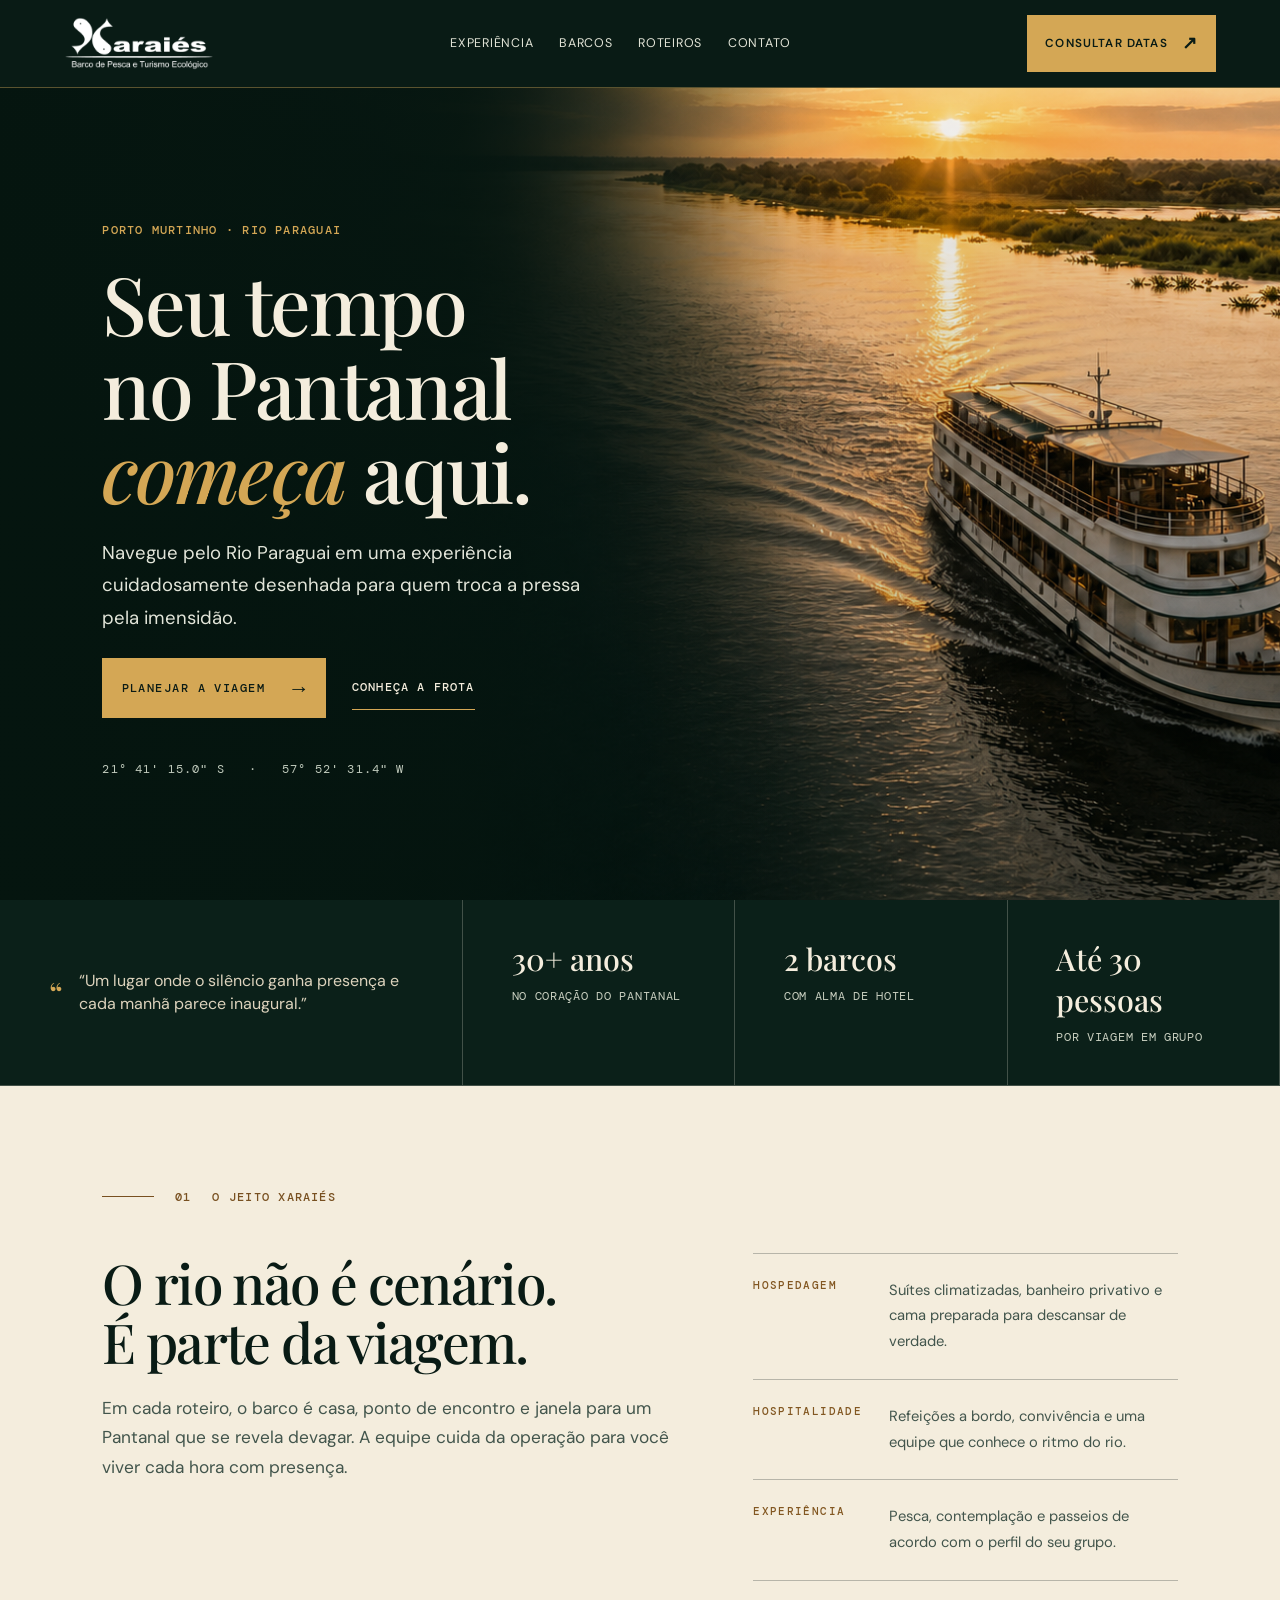
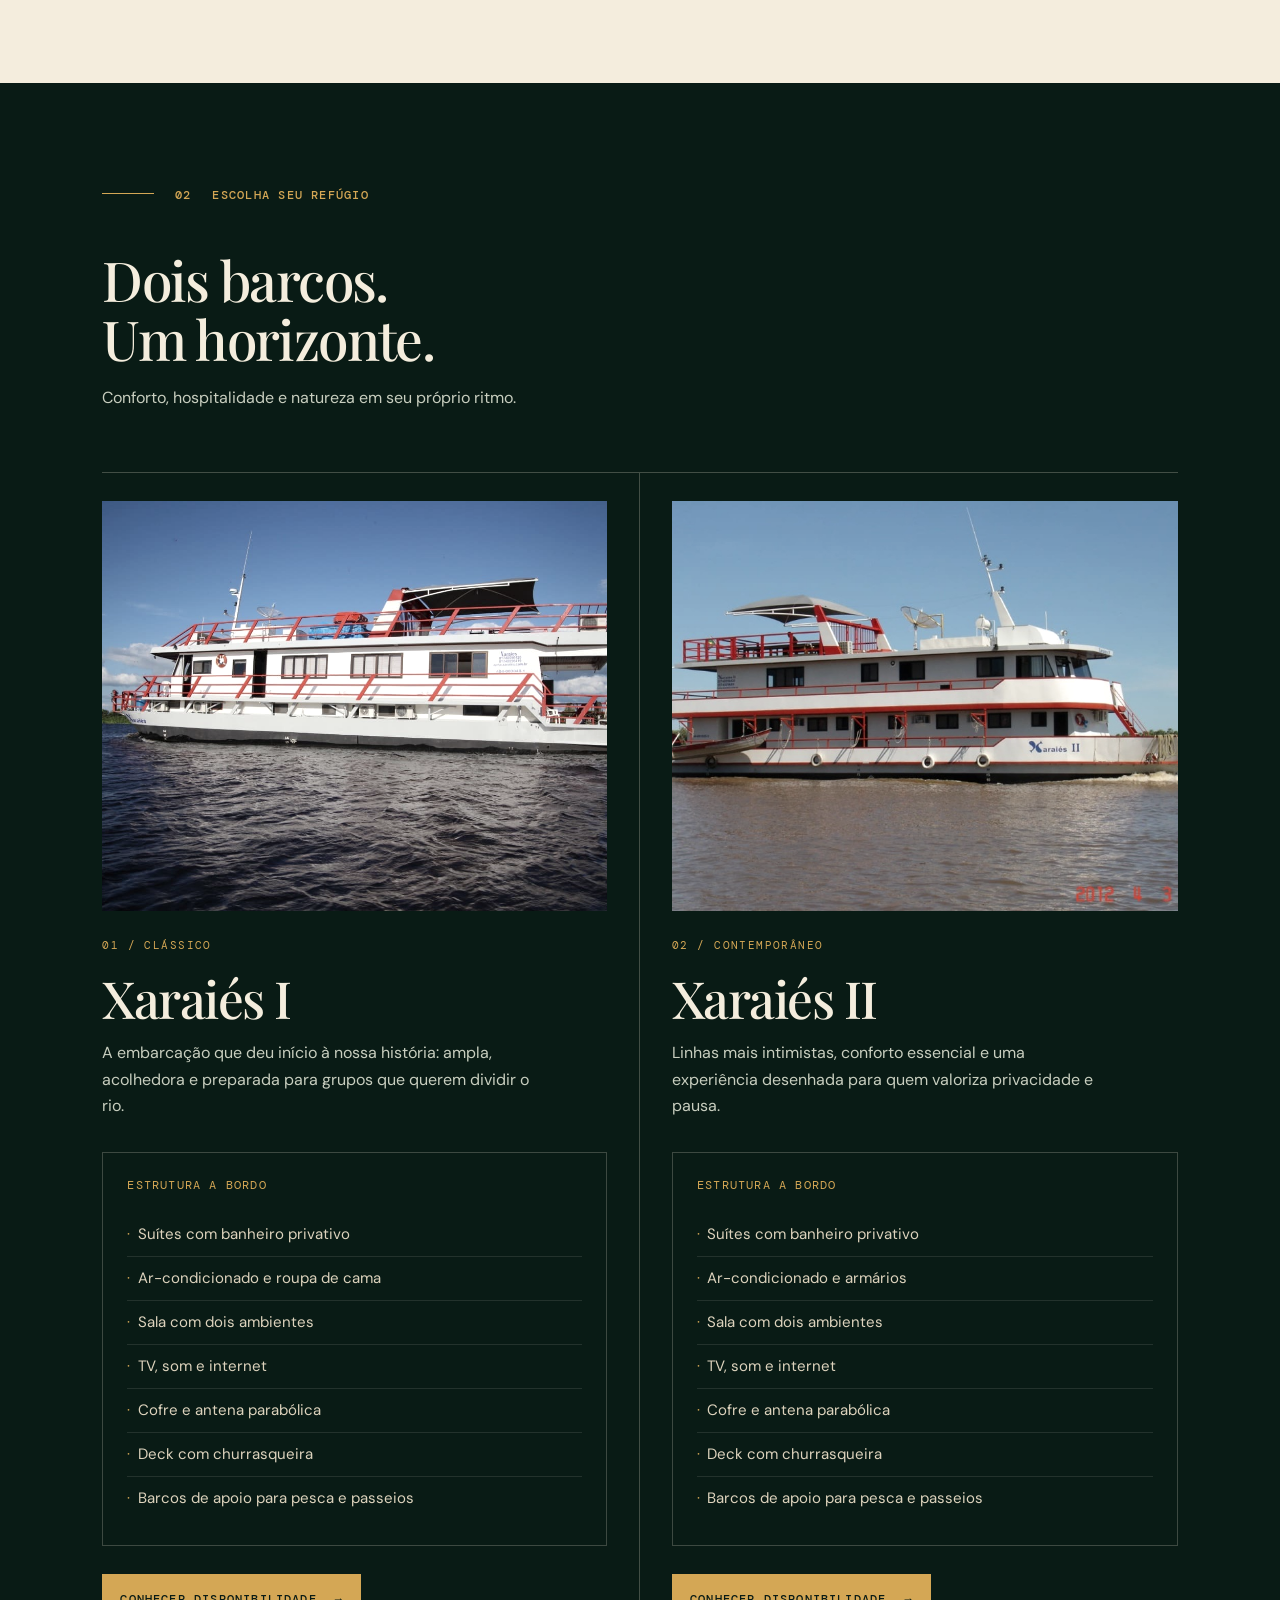
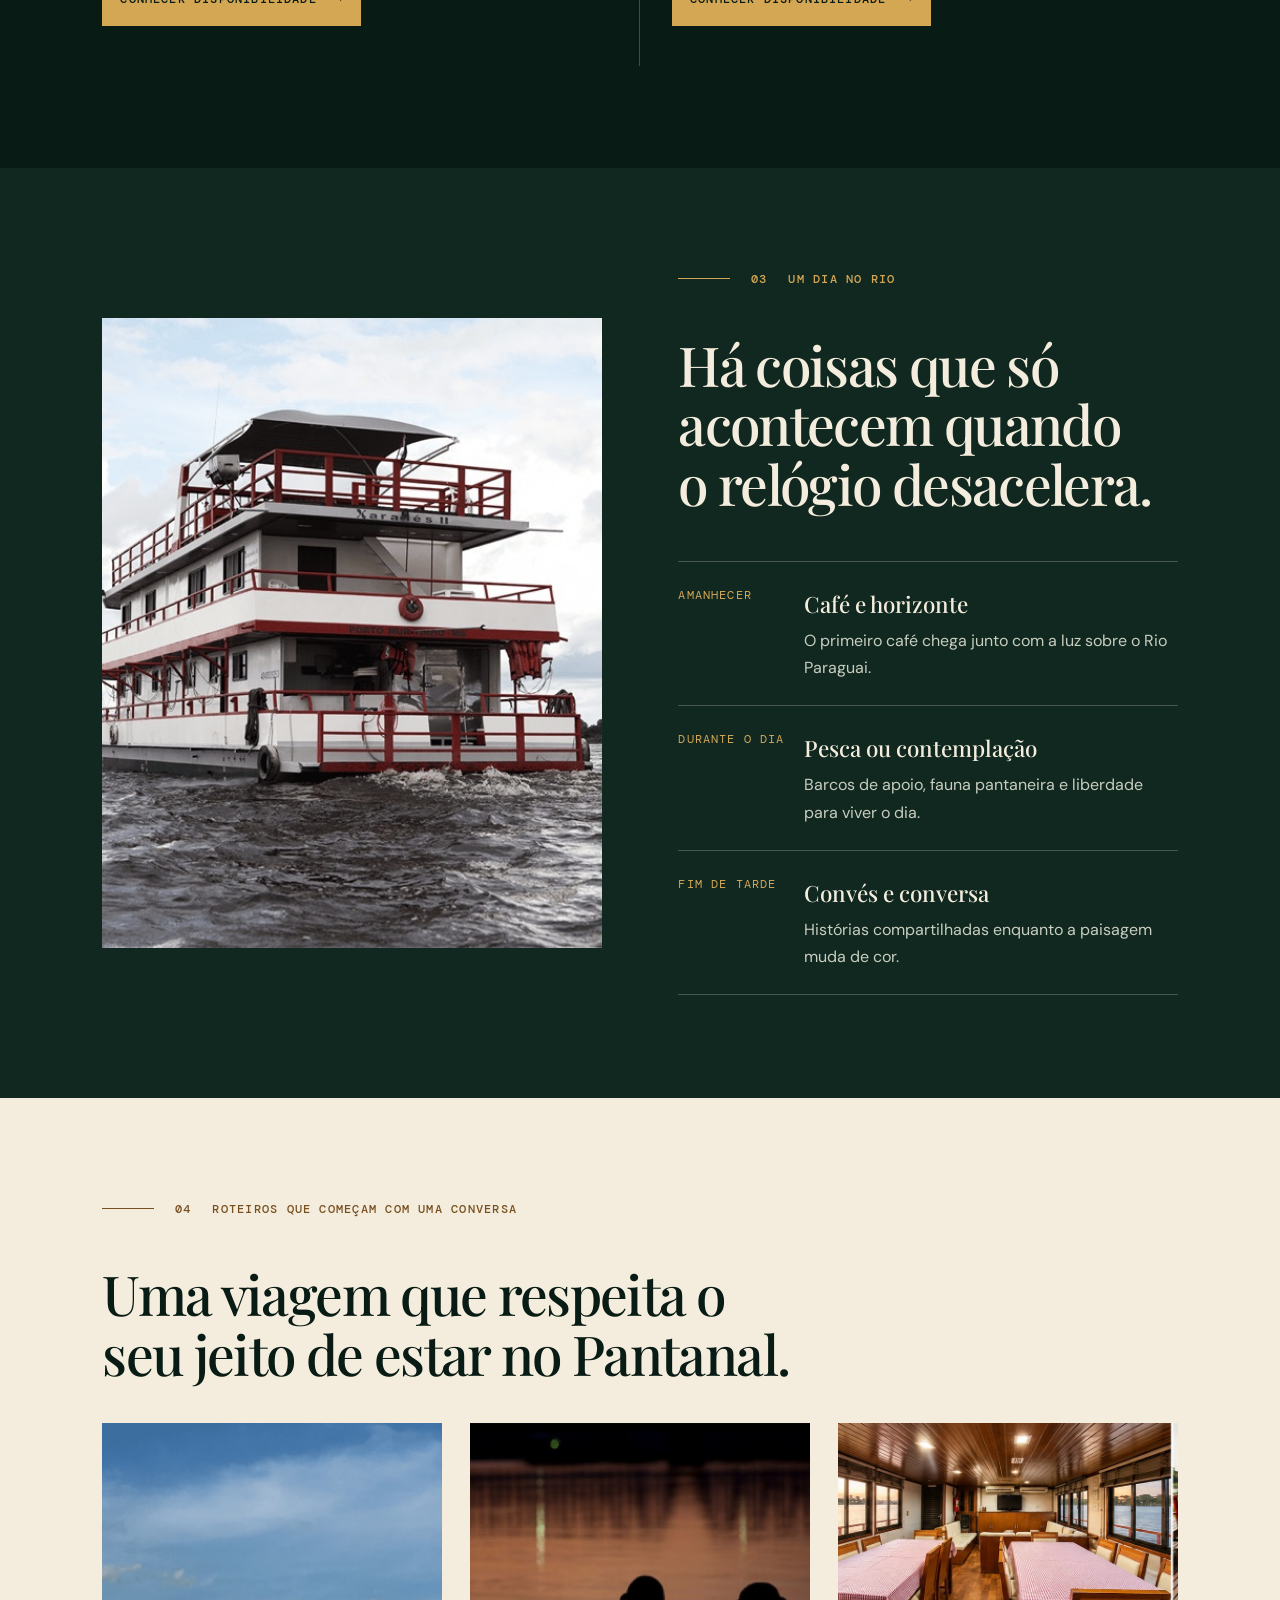
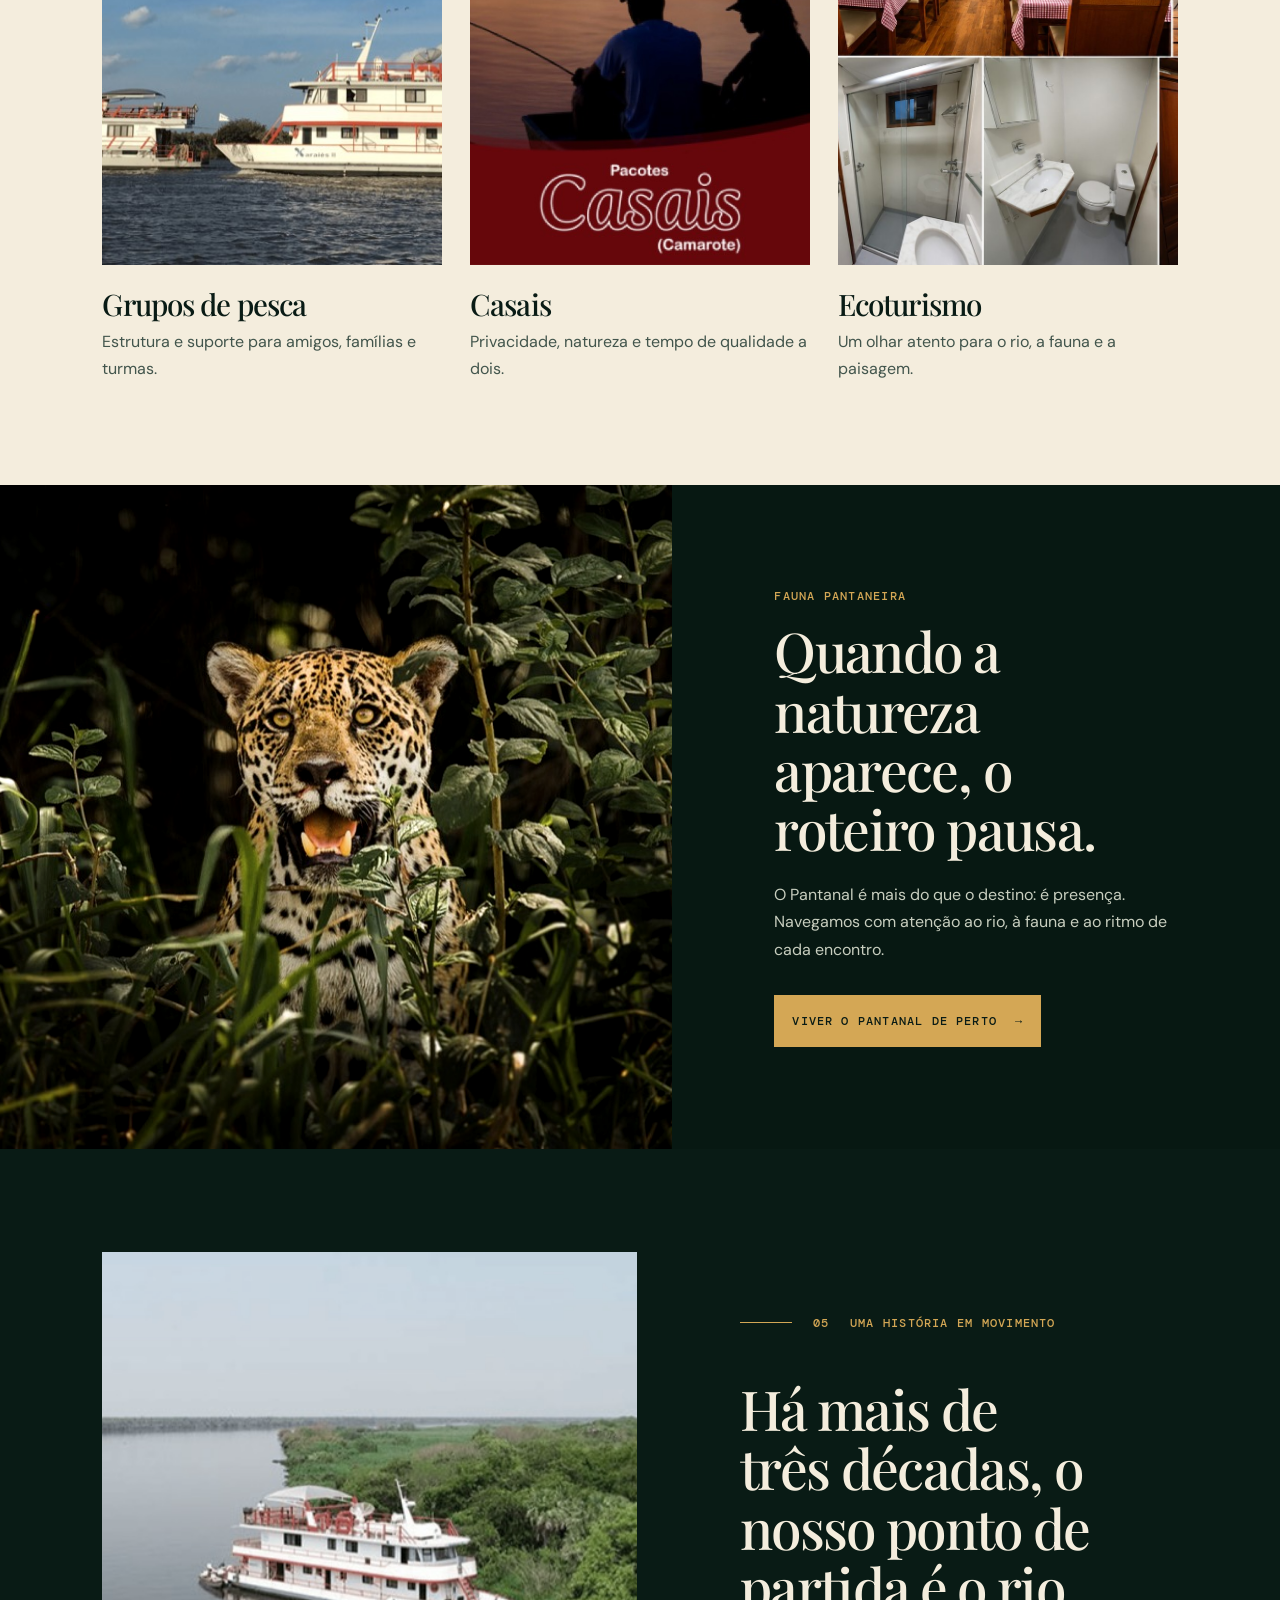
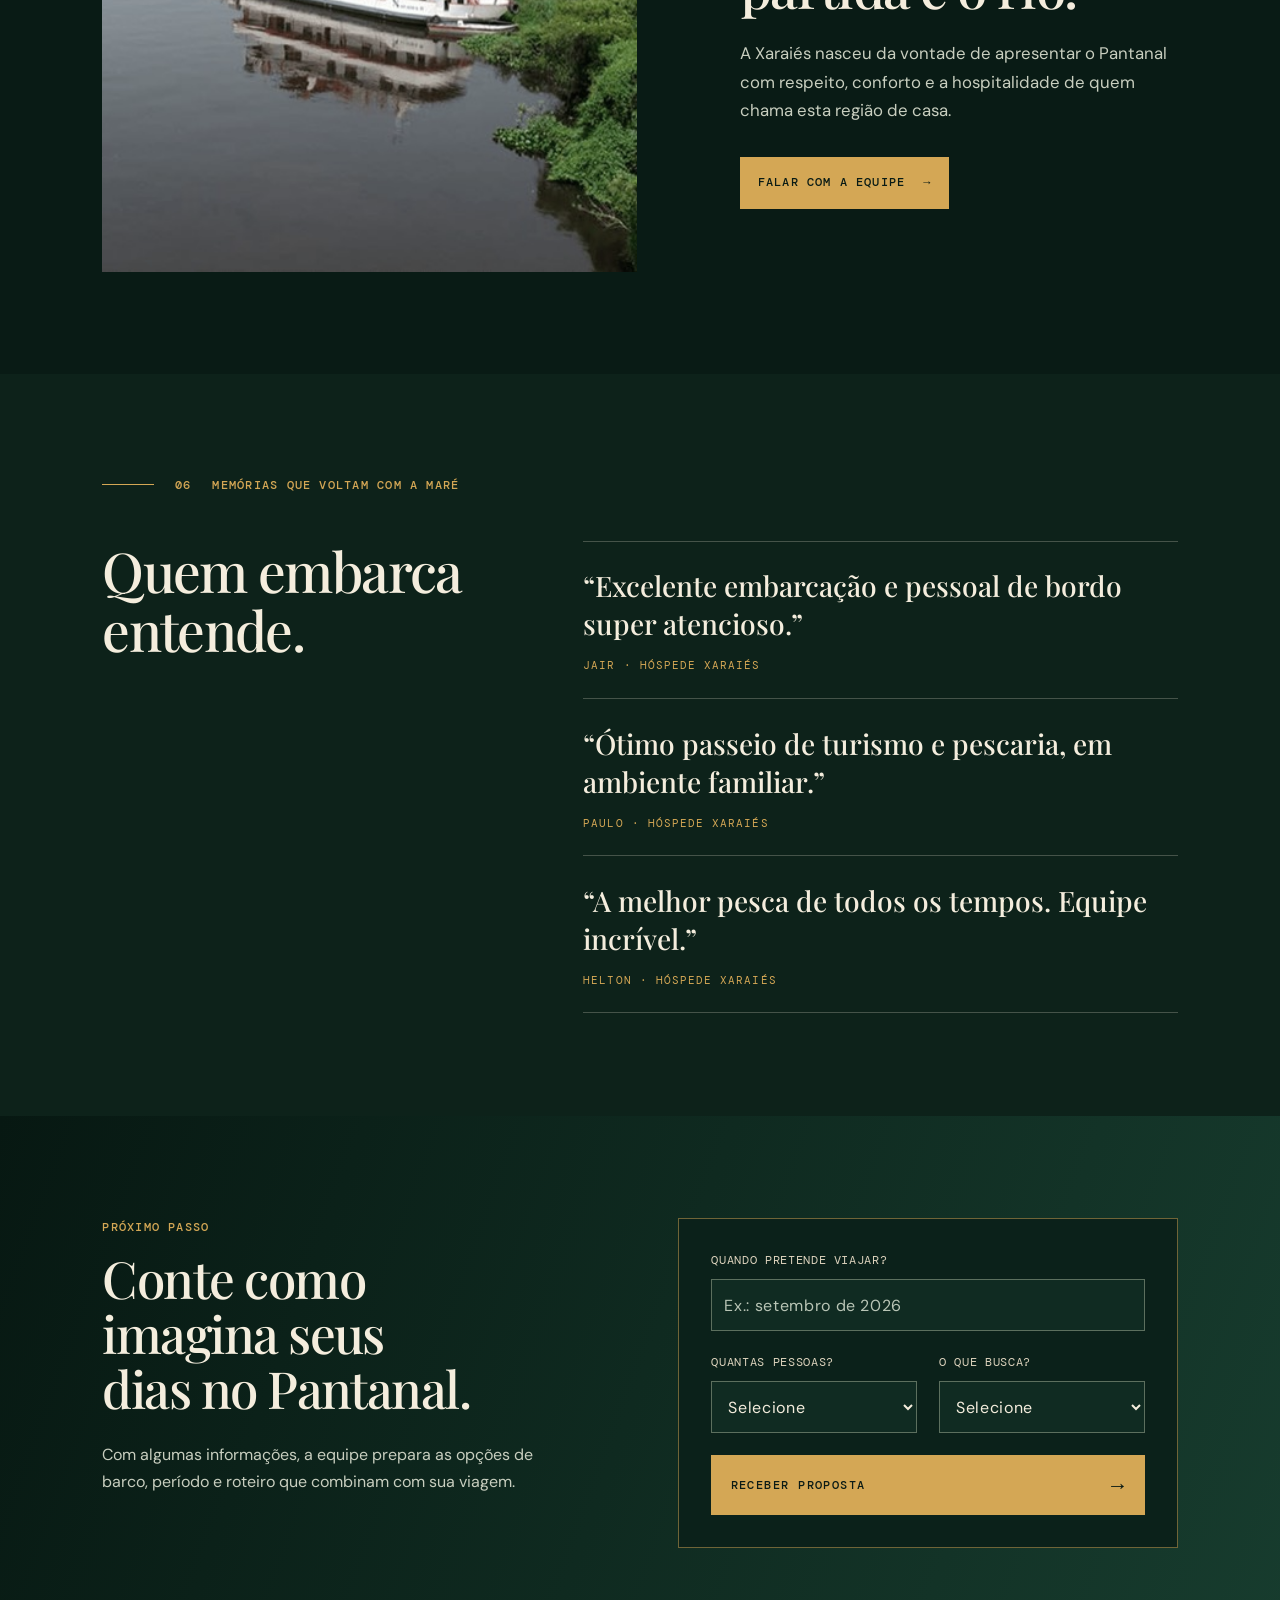
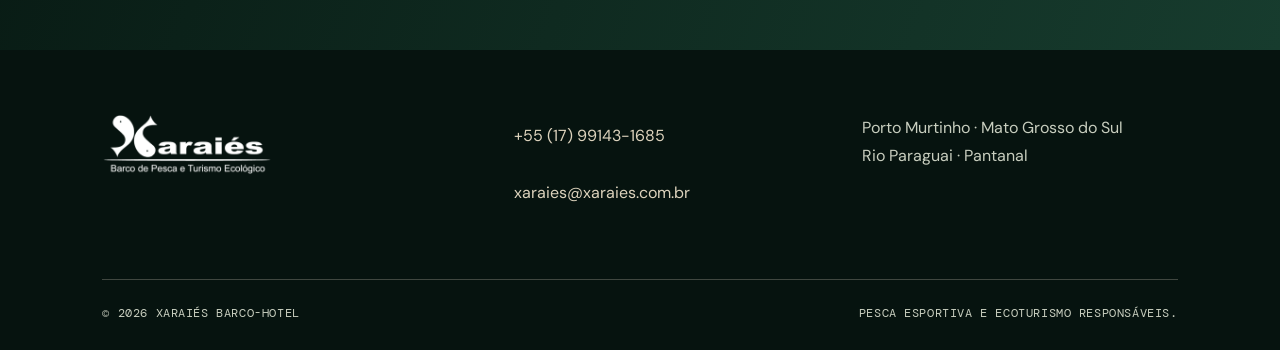
<file: index.html>
<!doctype html><html lang="pt-BR"><head><meta charset="utf-8"><meta name="viewport" content="width=device-width,initial-scale=1"><meta http-equiv="Content-Security-Policy" content="default-src 'self'; img-src 'self' data:; style-src 'self' 'unsafe-inline'; script-src 'self'; font-src 'self'; connect-src 'none'; form-action 'none'; base-uri 'none'"><title>Xaraiés Barco-Hotel | O Pantanal começa a bordo</title><link rel="stylesheet" href="original.css"><link rel="stylesheet" href="melhorias.css"><meta name="description" content="Pesca esportiva, ecoturismo e hospitalidade no Rio Paraguai, em Porto Murtinho, MS."><meta name="keywords" content="barco hotel Pantanal,pesca em Porto Murtinho,ecoturismo Pantanal,Rio Paraguai"><meta property="og:title" content="Xaraiés | O Pantanal começa a bordo"><meta property="og:description" content="Barcos-hotel, pesca esportiva e ecoturismo no Rio Paraguai."><meta property="og:type" content="website"><meta property="og:locale" content="pt_BR"><meta name="twitter:card" content="summary_large_image"></head><body><main><a class="skip" href="#conteudo">Pular para o conteúdo</a><header class="header improved-header"><a href="#inicio" class="brand" aria-label="Xaraiés, início"><img src="images/xaraies-logo-white.png" alt="Xaraiés Barco-Hotel" width="180" height="65"></a><button type="button" class="menu-toggle" aria-expanded="false" aria-controls="main-nav"><svg aria-hidden="true" width="20" height="20" viewBox="0 0 24 24" fill="none" stroke="currentColor" stroke-width="1.7"><path d="M3 6h18M3 12h18M3 18h18"/></svg><span>Menu</span></button><nav id="main-nav" aria-label="Navegação principal"><a href="#experiencia">Experiência</a><a href="#barcos">Barcos</a><a href="#roteiros">Roteiros</a><a href="#contato">Contato</a></nav><a class="header-cta" href="#reserva">Consultar datas <span>↗</span></a></header><section id="inicio" class="hero" aria-labelledby="titulo-principal"><div class="hero-copy"><p class="kicker">Porto Murtinho · Rio Paraguai</p><h1 id="titulo-principal">Seu tempo no Pantanal <em>começa</em> aqui.</h1><p class="hero-text">Navegue pelo Rio Paraguai em uma experiência cuidadosamente desenhada para quem troca a pressa pela imensidão.</p><div class="hero-actions"><a class="button gold" href="#reserva">Planejar a viagem <span>→</span></a><a class="text-button" href="#barcos">Conheça a frota</a></div><p class="coordinates">21° 41' 15.0" S &nbsp; · &nbsp; 57° 52' 31.4" W</p></div><div class="hero-image" aria-hidden="true"></div></section><section class="proof" aria-label="Diferenciais da Xaraiés"><blockquote>“Um lugar onde o silêncio ganha presença e cada manhã parece inaugural.”</blockquote><div><strong>30+ anos</strong><span>No coração do Pantanal</span></div><div><strong>2 barcos</strong><span>Com alma de hotel</span></div><div><strong>Até 30 pessoas</strong><span>Por viagem em grupo</span></div></section><section class="intro section" id="conteudo"><div class="section-label">01 <span>O jeito Xaraiés</span></div><div class="intro-grid"><div><h2>O rio não é cenário. É parte da viagem.</h2><p>Em cada roteiro, o barco é casa, ponto de encontro e janela para um Pantanal que se revela devagar. A equipe cuida da operação para você viver cada hora com presença.</p></div><div class="service-list"><p><b>Hospedagem</b><span>Suítes climatizadas, banheiro privativo e cama preparada para descansar de verdade.</span></p><p><b>Hospitalidade</b><span>Refeições a bordo, convivência e uma equipe que conhece o ritmo do rio.</span></p><p><b>Experiência</b><span>Pesca, contemplação e passeios de acordo com o perfil do seu grupo.</span></p></div></div></section><section class="boats section" id="barcos"><div class="section-heading"><div class="section-label">02 <span>Escolha seu refúgio</span></div><h2>Dois barcos.<br>Um horizonte.</h2><p>Conforto, hospitalidade e natureza em seu próprio ritmo.</p></div><div class="boat-grid"><article class="boat"><img src="images/hero.jpg" alt="Xaraiés I navegando no Pantanal" loading="lazy" decoding="async"><p class="boat-number">01<!-- --> / <!-- -->Clássico</p><h3>Xaraiés I</h3><p>A embarcação que deu início à nossa história: ampla, acolhedora e preparada para grupos que querem dividir o rio.</p><div class="boat-details"><p>Estrutura a bordo</p><ul><li>Suítes com banheiro privativo</li><li>Ar-condicionado e roupa de cama</li><li>Sala com dois ambientes</li><li>TV, som e internet</li><li>Cofre e antena parabólica</li><li>Deck com churrasqueira</li><li>Barcos de apoio para pesca e passeios</li></ul></div><a href="#reserva" class="text-button">Conhecer disponibilidade <span>→</span></a></article><article class="boat"><img src="images/xaraies-ii.jpg" alt="Xaraiés II navegando no Pantanal" loading="lazy" decoding="async"><p class="boat-number">02<!-- --> / <!-- -->Contemporâneo</p><h3>Xaraiés II</h3><p>Linhas mais intimistas, conforto essencial e uma experiência desenhada para quem valoriza privacidade e pausa.</p><div class="boat-details"><p>Estrutura a bordo</p><ul><li>Suítes com banheiro privativo</li><li>Ar-condicionado e armários</li><li>Sala com dois ambientes</li><li>TV, som e internet</li><li>Cofre e antena parabólica</li><li>Deck com churrasqueira</li><li>Barcos de apoio para pesca e passeios</li></ul></div><a href="#reserva" class="text-button">Conhecer disponibilidade <span>→</span></a></article></div></section><section class="experience section" id="experiencia"><div class="experience-image"><img src="images/experience.jpg" alt="Navegação e natureza durante uma viagem Xaraiés" loading="lazy" decoding="async"></div><div class="experience-copy"><div class="section-label">03 <span>Um dia no rio</span></div><h2>Há coisas que só acontecem quando o relógio desacelera.</h2><ol><li><span>Amanhecer</span><b>Café e horizonte</b><p>O primeiro café chega junto com a luz sobre o Rio Paraguai.</p></li><li><span>Durante o dia</span><b>Pesca ou contemplação</b><p>Barcos de apoio, fauna pantaneira e liberdade para viver o dia.</p></li><li><span>Fim de tarde</span><b>Convés e conversa</b><p>Histórias compartilhadas enquanto a paisagem muda de cor.</p></li></ol></div></section><section class="routes section" id="roteiros"><div class="section-label">04 <span>Roteiros que começam com uma conversa</span></div><div class="routes-grid"><h2>Uma viagem que respeita o seu jeito de estar no Pantanal.</h2><div class="route-cards"><article><img src="images/group.jpg" alt="Grupo em experiência de pesca no Pantanal" loading="lazy" decoding="async"><h3>Grupos de pesca</h3><p>Estrutura e suporte para amigos, famílias e turmas.</p></article><article><img src="images/couples.jpg" alt="Casal aproveitando o Pantanal" loading="lazy" decoding="async"><h3>Casais</h3><p>Privacidade, natureza e tempo de qualidade a dois.</p></article><article><img src="images/interior.jpg" alt="Interior confortável de barco-hotel Xaraiés" loading="lazy" decoding="async"><h3>Ecoturismo</h3><p>Um olhar atento para o rio, a fauna e a paisagem.</p></article></div></div></section><section class="wildlife" aria-labelledby="fauna-title"><div class="wildlife-image"><img src="images/jaguar.jpg" alt="Onça-pintada na vegetação do Pantanal" loading="lazy" decoding="async"></div><div class="wildlife-copy"><p class="kicker">Fauna pantaneira</p><h2 id="fauna-title">Quando a natureza aparece, o roteiro pausa.</h2><p>O Pantanal é mais do que o destino: é presença. Navegamos com atenção ao rio, à fauna e ao ritmo de cada encontro.</p><a href="#reserva" class="text-button">Viver o Pantanal de perto <span>→</span></a></div></section><section class="story section"><div class="story-image"><img src="images/about.jpg" alt="Viajantes vivenciando o Pantanal com a Xaraiés" loading="lazy" decoding="async"></div><div><div class="section-label">05 <span>Uma história em movimento</span></div><h2>Há mais de três décadas, o nosso ponto de partida é o rio.</h2><p>A Xaraiés nasceu da vontade de apresentar o Pantanal com respeito, conforto e a hospitalidade de quem chama esta região de casa.</p><a href="#reserva" class="text-button">Falar com a equipe <span>→</span></a></div></section><section class="testimonials section" aria-label="Depoimentos de hóspedes"><div class="section-label">06 <span>Memórias que voltam com a maré</span></div><div class="testimonial-grid"><h2>Quem embarca entende.</h2><div><figure><blockquote>“<!-- -->Excelente embarcação e pessoal de bordo super atencioso.<!-- -->”</blockquote><figcaption>Jair · hóspede Xaraiés</figcaption></figure><figure><blockquote>“<!-- -->Ótimo passeio de turismo e pescaria, em ambiente familiar.<!-- -->”</blockquote><figcaption>Paulo · hóspede Xaraiés</figcaption></figure><figure><blockquote>“<!-- -->A melhor pesca de todos os tempos. Equipe incrível.<!-- -->”</blockquote><figcaption>Helton · hóspede Xaraiés</figcaption></figure></div></div></section><section class="booking section" id="reserva"><div><p class="kicker">Próximo passo</p><h2>Conte como imagina seus dias no Pantanal.</h2><p>Com algumas informações, a equipe prepara as opções de barco, período e roteiro que combinam com sua viagem.</p></div><form><label>Quando pretende viajar?<input required="" placeholder="Ex.: setembro de 2026" name="period"></label><label>Quantas pessoas?<select name="guests" required=""><option value="" disabled="" selected="">Selecione</option><option>1 a 2 pessoas</option><option>3 a 8 pessoas</option><option>9 a 16 pessoas</option><option>17 ou mais pessoas</option></select></label><label>O que busca?<select name="interest" required=""><option value="" disabled="" selected="">Selecione</option><option>Pesca esportiva</option><option>Ecoturismo</option><option>Viagem a dois</option><option>Grupo ou família</option></select></label><button class="button gold" type="submit">Receber proposta <span>→</span></button></form></section><footer id="contato"><div class="footer-top"><img src="images/xaraies-logo-white.png" alt="Xaraiés Barco-Hotel" width="190" height="69"><div><a href="https://wa.me/5517991431685">+55 (17) 99143-1685</a><a href="mailto:xaraies@xaraies.com.br">xaraies@xaraies.com.br</a></div><p>Porto Murtinho · Mato Grosso do Sul<br>Rio Paraguai · Pantanal</p></div><div class="footer-bottom"><span>© 2026 Xaraiés Barco-Hotel</span><span>Pesca esportiva e ecoturismo responsáveis.</span></div></footer></main><script src="site.js" defer></script></body></html>
</file>
<file: original.css>
@import "fonts.css";@layer theme{:root,:host{--font-sans:ui-sans-serif, system-ui, sans-serif, "Apple Color Emoji", "Segoe UI Emoji", "Segoe UI Symbol", "Noto Color Emoji";--font-mono:ui-monospace, SFMono-Regular, Menlo, Monaco, Consolas, "Liberation Mono", "Courier New", monospace;--spacing:.25rem;--default-font-family:var(--font-sans);--default-mono-font-family:var(--font-mono)}}@layer base{*,:after,:before,::backdrop{box-sizing:border-box;border:0 solid;margin:0;padding:0}::file-selector-button{box-sizing:border-box;border:0 solid;margin:0;padding:0}html,:host{-webkit-text-size-adjust:100%;tab-size:4;line-height:1.5;font-family:var(--default-font-family,ui-sans-serif, system-ui, sans-serif, "Apple Color Emoji", "Segoe UI Emoji", "Segoe UI Symbol", "Noto Color Emoji");font-feature-settings:var(--default-font-feature-settings,normal);font-variation-settings:var(--default-font-variation-settings,normal);-webkit-tap-highlight-color:transparent}hr{height:0;color:inherit;border-top-width:1px}abbr:where([title]){-webkit-text-decoration:underline dotted;text-decoration:underline dotted}h1,h2,h3,h4,h5,h6{font-size:inherit;font-weight:inherit}a{color:inherit;-webkit-text-decoration:inherit;-webkit-text-decoration:inherit;-webkit-text-decoration:inherit;-webkit-text-decoration:inherit;text-decoration:inherit}b,strong{font-weight:bolder}code,kbd,samp,pre{font-family:var(--default-mono-font-family,ui-monospace, SFMono-Regular, Menlo, Monaco, Consolas, "Liberation Mono", "Courier New", monospace);font-feature-settings:var(--default-mono-font-feature-settings,normal);font-variation-settings:var(--default-mono-font-variation-settings,normal);font-size:1em}small{font-size:80%}sub,sup{vertical-align:baseline;font-size:75%;line-height:0;position:relative}sub{bottom:-.25em}sup{top:-.5em}table{text-indent:0;border-color:inherit;border-collapse:collapse}:-moz-focusring{outline:auto}progress{vertical-align:baseline}summary{display:list-item}ol,ul,menu{list-style:none}img,svg,video,canvas,audio,iframe,embed,object{vertical-align:middle;display:block}img,video{max-width:100%;height:auto}button,input,select,optgroup,textarea{font:inherit;font-feature-settings:inherit;font-variation-settings:inherit;letter-spacing:inherit;color:inherit;opacity:1;background-color:#0000;border-radius:0}::file-selector-button{font:inherit;font-feature-settings:inherit;font-variation-settings:inherit;letter-spacing:inherit;color:inherit;opacity:1;background-color:#0000;border-radius:0}:where(select:is([multiple],[size])) optgroup{font-weight:bolder}:where(select:is([multiple],[size])) optgroup option{padding-inline-start:20px}::file-selector-button{margin-inline-end:4px}::placeholder{opacity:1}@supports (not ((-webkit-appearance:-apple-pay-button))) or (contain-intrinsic-size:1px){::placeholder{color:currentColor}@supports (color:color-mix(in lab, red, red)){::placeholder{color:color-mix(in oklab, currentcolor 50%, transparent)}}}textarea{resize:vertical}::-webkit-search-decoration{-webkit-appearance:none}::-webkit-date-and-time-value{min-height:1lh;text-align:inherit}::-webkit-datetime-edit{display:inline-flex}::-webkit-datetime-edit-fields-wrapper{padding:0}::-webkit-datetime-edit{padding-block:0}::-webkit-datetime-edit-year-field{padding-block:0}::-webkit-datetime-edit-month-field{padding-block:0}::-webkit-datetime-edit-day-field{padding-block:0}::-webkit-datetime-edit-hour-field{padding-block:0}::-webkit-datetime-edit-minute-field{padding-block:0}::-webkit-datetime-edit-second-field{padding-block:0}::-webkit-datetime-edit-millisecond-field{padding-block:0}::-webkit-datetime-edit-meridiem-field{padding-block:0}::-webkit-calendar-picker-indicator{line-height:1}:-moz-ui-invalid{box-shadow:none}button,input:where([type=button],[type=reset],[type=submit]){appearance:button}::file-selector-button{appearance:button}::-webkit-inner-spin-button{height:auto}::-webkit-outer-spin-button{height:auto}[hidden]:where(:not([hidden=until-found])){display:none!important}}@layer components;@layer utilities{.relative{position:relative}.start{inset-inline-start:var(--spacing)}.inline{display:inline}.table{display:table}}:root{--ink:#091b15;--ink-2:#102820;--line:#ebe7d530;--cream:#f4eddd;--muted:#bec5b8;--gold:#d4a755;--sand:#ddd3bd;--forest:#254b3b}*{box-sizing:border-box}html{scroll-behavior:smooth}body{color:var(--cream);background:var(--ink);margin:0;font-family:DM Sans,sans-serif}a{color:inherit;text-decoration:none}img{max-width:100%;display:block}h1,h2,h3,p{margin-top:0}h1,h2,h3{font-family:Playfair Display,Georgia,serif;font-weight:500}.skip{z-index:10;background:var(--gold);color:var(--ink);padding:.7rem 1rem;position:fixed;top:0;left:1rem;transform:translateY(-120%)}.skip:focus{transform:translateY(0)}.header{z-index:3;border-bottom:1px solid var(--line);justify-content:space-between;align-items:center;height:92px;padding:0 clamp(1.5rem,5vw,5.5rem);display:flex;position:absolute;inset:0 0 auto}.brand img{width:150px;height:auto}.header nav{letter-spacing:.09em;text-transform:uppercase;gap:clamp(1rem,2.4vw,2.6rem);font-size:.78rem;display:flex}.header nav a{color:var(--muted);transition:color .2s}.header nav a:hover{color:var(--cream)}.header-cta{color:var(--cream);letter-spacing:.1em;text-transform:uppercase;border-bottom:1px solid var(--gold);padding:.75rem 0;font-size:.76rem}.header-cta span{color:var(--gold);font-size:1.1rem}.hero{background:#06130f;height:100vh;min-height:760px;position:relative;overflow:hidden}.hero-copy{z-index:1;background:linear-gradient(90deg,#05150ffa 0%,#05150fd6 58%,#0000 100%);flex-direction:column;justify-content:flex-end;max-width:760px;height:100%;padding:9rem clamp(1.5rem,8vw,8rem) 4.2rem;display:flex;position:relative}.kicker,.section-label{color:var(--gold);letter-spacing:.16em;text-transform:uppercase;font:500 .72rem/1.4 DM Mono,monospace}.hero h1{letter-spacing:-.055em;max-width:680px;margin:1rem 0 1.5rem;font-size:clamp(3.7rem,7vw,7.2rem);line-height:.93}.hero h1 em{color:var(--gold)}.hero-text{max-width:560px;color:var(--muted);font-size:clamp(1rem,1.45vw,1.2rem);line-height:1.7}.hero-actions{align-items:center;gap:2rem;margin-top:2.3rem;display:flex}.button{letter-spacing:.12em;text-transform:uppercase;cursor:pointer;border:0;justify-content:space-between;align-items:center;gap:1.7rem;padding:1rem 1.2rem;font:500 .75rem DM Mono,monospace;display:inline-flex}.button.gold{color:#0b1b15;background:var(--gold)}.button span{font-size:1.35rem}.text-button{color:var(--cream);letter-spacing:.1em;text-transform:uppercase;border-bottom:1px solid #f4eddd66;align-items:center;gap:.75rem;padding-bottom:.45rem;font:.74rem DM Mono,monospace;display:inline-flex}.coordinates{color:#bec5b880;letter-spacing:.14em;margin:4.6rem 0 0;font:.67rem DM Mono,monospace}.hero-image{background:linear-gradient(#0000,#020f0a4d),url(images/hero-rio-dourado.png) 50%/cover;position:absolute;inset:0}.proof{border-bottom:1px solid var(--line);background:#0b2019;grid-template-columns:1.7fr repeat(3,1fr);display:grid}.proof>*{border-right:1px solid var(--line);min-height:140px;margin:0;padding:2.4rem clamp(1.3rem,3.8vw,4rem)}.proof blockquote{color:var(--sand);align-items:center;font-size:1rem;line-height:1.45;display:flex}.proof blockquote:before{content:"\201C";color:var(--gold);margin-right:1rem;font:2rem Playfair Display}.proof strong{font:2rem Playfair Display;display:block}.proof span{color:var(--muted);letter-spacing:.12em;text-transform:uppercase;margin-top:.45rem;font:.67rem DM Mono;display:block}.section{padding:clamp(4.5rem,10vw,10rem) clamp(1.5rem,8vw,8rem)}.section-label{gap:1.3rem;margin-bottom:2.8rem;display:flex}.section-label span{color:var(--gold)}.section-label:before{content:"";background:var(--gold);width:52px;height:1px;margin-top:.48rem}.intro{background:var(--cream);color:var(--ink)}.intro-grid{grid-template-columns:1.15fr .85fr;gap:clamp(3rem,9vw,12rem);display:grid}h2{letter-spacing:-.05em;font-size:clamp(2.8rem,5vw,5.2rem);line-height:.98}.intro p{color:#42554c;font-size:1.08rem;line-height:1.7}.service-list{border-top:1px solid #b7b5a9}.service-list p{border-bottom:1px solid #b7b5a9;grid-template-columns:130px 1fr;gap:1rem;margin:0;padding:1.3rem 0;font-size:.92rem;display:grid}.service-list b{letter-spacing:.12em;text-transform:uppercase;color:#825721;font:500 .71rem DM Mono}.boats{background:var(--ink)}.section-heading{max-width:450px;margin-bottom:3.8rem}.section-heading h2{margin-bottom:1rem}.section-heading>p{color:var(--muted);line-height:1.65}.boat-grid{border-top:1px solid var(--line);grid-template-columns:repeat(2,1fr);display:grid}.boat{border-right:1px solid var(--line);padding:1.75rem 1.75rem 2.5rem}.boat:last-child{border-right:0}.boat img{object-fit:cover;filter:saturate(.75)contrast(1.04);width:100%;height:clamp(270px,32vw,450px)}.boat-number{color:var(--gold);letter-spacing:.13em;text-transform:uppercase;margin:1.7rem 0 .8rem;font:.68rem DM Mono}.boat h3{margin-bottom:.8rem;font-size:clamp(2.5rem,4vw,4.2rem)}.boat>p:not(.boat-number){max-width:430px;color:var(--muted);line-height:1.65}.boat-details{border:1px solid var(--line);background:#ffffff06;margin:1.6rem 0 2rem;padding:1.2rem}.boat-details>p{color:var(--gold);letter-spacing:.1em;text-transform:uppercase;margin:0 0 .9rem;font:.65rem DM Mono}.boat ul{color:var(--sand);grid-template-columns:1fr 1fr;gap:.65rem 1rem;margin:0;padding:0;font-size:.78rem;line-height:1.4;list-style:none;display:grid}.boat li:before{content:"\00B7";color:var(--gold);margin-right:.45rem}.experience{background:#102820;grid-template-columns:1fr 1fr;align-items:center;gap:clamp(3rem,8vw,10rem);display:grid}.experience-image img{object-fit:cover;filter:saturate(.7);width:100%;min-height:630px}.experience-copy h2{margin-bottom:3rem}.experience ol{border-top:1px solid var(--line);margin:0;padding:0;list-style:none}.experience li{border-bottom:1px solid var(--line);grid-template-columns:110px 1fr;column-gap:1rem;padding:1.3rem 0;display:grid}.experience li span{color:var(--gold);letter-spacing:.1em;text-transform:uppercase;grid-row:span 2;font:.67rem DM Mono}.experience li b{font-family:Playfair Display;font-size:1.4rem;font-weight:500}.experience li p{color:var(--muted);grid-column:2;margin:.25rem 0 0;font-size:.9rem;line-height:1.55}.routes{background:var(--cream);color:var(--ink)}.routes-grid{grid-template-columns:.8fr 1.7fr;gap:clamp(2.5rem,7vw,8rem);display:grid}.routes-grid h2{height:max-content;margin:0;position:sticky;top:2rem}.route-cards{grid-template-columns:repeat(3,1fr);gap:1.1rem;display:grid}.route-cards article:nth-child(2){margin-top:5rem}.route-cards img{aspect-ratio:.77;object-fit:cover;width:100%}.route-cards h3{margin:1.25rem 0 .4rem;font-size:1.7rem}.route-cards p{color:#42554c;font-size:.9rem;line-height:1.55}.wildlife{background:#071812;grid-template-columns:1.05fr .95fr;min-height:640px;display:grid}.wildlife-image img{object-fit:cover;filter:saturate(.78)contrast(1.08);width:100%;height:100%;min-height:480px}.wildlife-copy{flex-direction:column;justify-content:center;padding:clamp(3rem,8vw,8rem);display:flex}.wildlife-copy h2{margin:.9rem 0 1.4rem}.wildlife-copy>p:not(.kicker){max-width:470px;color:var(--muted);margin-bottom:2rem;line-height:1.7}.story{grid-template-columns:1.1fr .9fr;align-items:center;gap:clamp(3rem,8vw,10rem);display:grid}.story-image img{object-fit:cover;filter:saturate(.7);width:100%;height:620px}.story>div>p{max-width:530px;color:var(--muted);margin-bottom:2rem;font-size:1.05rem;line-height:1.7}.testimonials{background:#0d221a}.testimonial-grid{grid-template-columns:.8fr 1.3fr;gap:clamp(3rem,9vw,10rem);display:grid}.testimonial-grid h2{margin:0}.testimonial-grid>div{border-top:1px solid var(--line)}.testimonial-grid figure{border-bottom:1px solid var(--line);margin:0;padding:1.6rem 0}.testimonial-grid blockquote{color:var(--cream);margin:0;font:clamp(1.35rem,2.2vw,2rem)/1.35 Playfair Display}.testimonial-grid figcaption{color:var(--gold);letter-spacing:.1em;text-transform:uppercase;margin-top:1rem;font:.66rem DM Mono}.booking{background:linear-gradient(110deg,#071812 0%,#173c2e 100%);grid-template-columns:.9fr 1.1fr;align-items:start;gap:clamp(3rem,8vw,9rem);display:grid}.booking h2{margin:.8rem 0 1.5rem}.booking>div>p:last-child{max-width:480px;color:var(--muted);line-height:1.7}form{border:1px solid var(--line);background:#020d0947;grid-template-columns:1fr 1fr;gap:1rem;padding:1.5rem;display:grid}label{color:var(--sand);letter-spacing:.08em;text-transform:uppercase;font:.67rem DM Mono}label:first-child,form button,.form-note{grid-column:1/-1}input,select{width:100%;color:var(--cream);background:0 0;border:0;border-bottom:1px solid #ebe7d559;border-radius:0;margin-top:.65rem;padding:.9rem 0;font:1rem DM Sans;display:block}select option{color:var(--ink)}.form-note{color:var(--sand);margin:0;font-size:.84rem}footer{background:#06130f;padding:4rem clamp(1.5rem,8vw,8rem) 1.7rem}.footer-top{grid-template-columns:1.2fr 1fr 1fr;gap:2rem;padding-bottom:4rem;display:grid}.footer-top img{width:170px}.footer-top div{color:var(--sand);flex-direction:column;gap:.8rem;display:flex}.footer-top p{color:var(--muted);margin:0;line-height:1.7}.footer-bottom{border-top:1px solid var(--line);color:var(--muted);letter-spacing:.1em;text-transform:uppercase;justify-content:space-between;padding-top:1.4rem;font:.65rem DM Mono;display:flex}@media (width<=780px){.header{height:72px;padding:0 1.25rem}.brand img{width:115px}.header nav{display:none}.header-cta{font-size:.62rem}.hero{height:auto;min-height:740px}.hero-copy{background:linear-gradient(0deg, var(--ink), transparent 75%), linear-gradient(90deg, #05150ff7, transparent 100%);min-height:650px;padding:8rem 1.5rem 2.5rem}.hero-image{opacity:.68;background-position:62%}.hero h1{font-size:clamp(3.6rem,17vw,5.6rem)}.proof{grid-template-columns:1fr 1fr}.proof blockquote{grid-column:1/-1;min-height:120px}.proof>*{min-height:110px;padding:1.5rem}.proof>div:nth-child(4){display:none}.intro-grid,.experience,.routes-grid,.story,.testimonial-grid,.booking,.wildlife{grid-template-columns:1fr}.section{padding:4.8rem 1.5rem}.boat-grid{grid-template-columns:1fr}.boat{border-right:0;border-bottom:1px solid var(--line);padding:1.2rem 0 2.4rem}.boat:last-child{border-bottom:0}.boat ul{grid-template-columns:1fr}.experience-image img{min-height:340px}.routes-grid h2{position:static}.route-cards{gap:.7rem}.route-cards article:nth-child(2){margin-top:2rem}.route-cards h3{font-size:1.25rem}.route-cards p{font-size:.78rem}.wildlife-copy{padding:4.8rem 1.5rem}.story-image img{height:360px}.footer-top{grid-template-columns:1fr;padding-bottom:2.5rem}.footer-bottom{flex-direction:column;gap:.8rem}form{grid-template-columns:1fr}label:first-child,form button,.form-note{grid-column:auto}}
</file>
<file: melhorias.css>
/* Refinamento local: conteúdo e arquivos de fotografia preservados. */
:root{--muted:#c8cebf;--line:#f4eddd3d}
html{scroll-padding-top:0}
body{line-height:1.65}
h1,h2,h3{letter-spacing:-.03em;text-wrap:balance}
h2{font-size:clamp(2.5rem,4.3vw,4.6rem);line-height:1.08;margin-bottom:1.4rem}
p{max-width:70ch}
.section{padding-block:clamp(4.5rem,8vw,8rem)}
.header{height:88px;background:#091b15;gap:24px;border-bottom-color:#d4a75566}
.header nav{gap:clamp(14px,2vw,28px)}
.header nav a{color:#e1e3d6;min-height:44px;display:flex;align-items:center;letter-spacing:.06em}
.header-cta{display:inline-flex;gap:14px;align-items:center;justify-content:center;background:var(--gold);color:#091b15;border:0;padding:14px 18px;font-size:.73rem;font-weight:600;white-space:nowrap;min-height:48px}
.header-cta span{color:inherit}
.menu-toggle{display:none}
.hero-copy{justify-content:center;padding-top:148px;padding-bottom:48px;max-width:790px}
.hero h1{font-size:clamp(3.5rem,6.3vw,6rem);letter-spacing:-.03em;line-height:1.04;max-width:690px;margin-block:20px 24px}
.hero-text{color:#e2e5d9;line-height:1.75;max-width:510px}
.hero-actions{margin-top:24px;gap:26px}
.button{min-height:56px;transition:background-color .18s,color .18s}
.button.gold:hover,.header-cta:hover{background:#e5bc75}
.text-button{min-height:44px;padding-block:12px;line-height:1.4;font-weight:500}
.hero .text-button{border-color:#d4a755;color:#f4eddd}
.coordinates{color:#c1cbbd;margin-top:42px;font-size:.73rem;letter-spacing:.1em;line-height:1.6}
.proof strong{font-size:1.9rem}
.proof span{font-size:.73rem;line-height:1.6;letter-spacing:.06em}
.proof blockquote:before{content:'\201C'}
.section-label,.kicker{font-size:.77rem;letter-spacing:.1em;line-height:1.6}
.intro .section-label,.intro .section-label span,.routes .section-label,.routes .section-label span{color:#785020}
.intro .section-label:before,.routes .section-label:before{background:#785020}
.intro-grid{gap:clamp(3rem,6vw,7rem)}
.service-list p{grid-template-columns:120px 1fr;line-height:1.75;padding-block:24px}
.boat-grid{gap:0}
.boat{display:flex;flex-direction:column;padding-inline:32px}
.boat:first-child{padding-left:0}.boat:last-child{padding-right:0}
.boat h3{line-height:1.15;margin-top:4px}
.boat>p:not(.boat-number){min-height:5.2em}
.boat-details{margin-top:28px;margin-bottom:28px;padding:24px;border-color:#f4eddd38;background:transparent;flex:1}
.boat-details>p{font-size:.75rem;margin-bottom:20px}
.boat ul{display:block;font-size:.94rem;line-height:1.6}
.boat li{padding-block:9px;border-bottom:1px solid #f4eddd1c;min-height:44px}
.boat li:last-child{border-bottom:0}
.boat li:before{content:'\00B7'}
.boat>.text-button,.wildlife .text-button,.story .text-button{align-self:flex-start;justify-content:space-between;background:var(--gold);border:0;color:#091b15;min-height:52px;padding:15px 18px;gap:18px}
.boat>.text-button:hover,.wildlife .text-button:hover,.story .text-button:hover{background:#e5bc75}
.experience{gap:clamp(3rem,6vw,7rem)}
.experience li{padding-block:24px}
.experience li span{line-height:1.6;font-size:.73rem}
.experience li p{font-size:1rem;line-height:1.7}
.routes-grid{grid-template-columns:1fr;gap:40px}
.routes-grid h2{position:static;max-width:780px}
.route-cards{gap:28px}
.route-cards article:nth-child(2){margin-top:0}
.route-cards h3{font-size:1.85rem;line-height:1.25}
.route-cards p{font-size:1rem;line-height:1.7}
.booking{grid-template-columns:1fr 1fr;gap:clamp(40px,6vw,80px)}
.booking h2{font-size:clamp(2.5rem,4vw,4.4rem);max-width:12ch}
.booking form{padding:32px;gap:22px;background:#0b211a;border-color:#d4a75580}
label{font-size:.74rem;letter-spacing:.055em;line-height:1.6}
input,select{border:1px solid #c5cdb16b;padding:13px 12px;margin-top:9px;background:#102b22;min-height:52px}
input::placeholder{color:#b9c5b6;opacity:1}
select option{background:#f4eddd;color:#091b15}
input:focus-visible,select:focus-visible{outline:2px solid var(--gold);outline-offset:3px}
label:focus-within{color:#f5d8a4}
input[aria-invalid=true],select[aria-invalid=true]{border-color:#f4b8a5}
.field-error{display:block;font:400 .86rem/1.5 'DM Sans',sans-serif;color:#ffd4c6;letter-spacing:0;text-transform:none;margin-top:8px}
.footer-bottom{font-size:.74rem;line-height:1.7;letter-spacing:.05em}
.footer-top a{min-height:44px;display:flex;align-items:center}
:where(a,button):focus-visible{outline:3px solid #e1bb76;outline-offset:5px}
.intro a:focus-visible,.routes a:focus-visible{outline-color:#775020}
@media(max-width:900px){
 .header{height:80px;padding-inline:20px;gap:12px}
 .brand img{width:105px}
 .header-cta{font-size:.65rem;letter-spacing:.03em;gap:7px;padding:12px;min-height:44px}
 .menu-toggle{display:inline-flex;align-items:center;gap:6px;min-height:44px;padding:8px 4px;color:#f4eddd;font:500 .75rem 'DM Sans',sans-serif;cursor:pointer}
 .header nav{display:none}
 .header nav[popover]{position:fixed;inset:88px 16px auto auto;margin:0;width:min(320px,calc(100vw - 32px));height:auto;max-height:70vh;padding:16px;background:#102820;color:#f4eddd;border:1px solid #d4a75580;box-shadow:0 16px 40px #0006}
 .header nav[popover]:popover-open,.header nav.fallback-open{display:flex;flex-direction:column;gap:4px}
 .header nav a{padding:12px 16px;font-size:.85rem;border-bottom:1px solid #f4eddd26;min-height:48px}
 .header nav a:last-child{border-bottom:0}
 .header nav.fallback-open{position:absolute;top:88px;left:16px;right:16px;padding:16px;background:#102820;border:1px solid #d4a75580}
 .hero{min-height:740px}
 .hero-copy{min-height:740px;padding:128px 24px 40px;justify-content:center}
 .hero h1{font-size:clamp(3.3rem,12.5vw,5.3rem);line-height:1.07;max-width:13ch;margin-top:18px}
 .hero-text{font-size:1rem;max-width:34ch}
 .hero-actions{gap:16px;flex-wrap:wrap;margin-top:26px}
 .coordinates{margin-top:34px;font-size:.7rem}
 .proof{grid-template-columns:repeat(3,1fr)}
 .proof blockquote{grid-column:1/-1}
 .proof>div:nth-child(4){display:block}
 .proof>div{padding:24px 12px;min-height:120px}
 .proof strong{font-size:1.45rem;line-height:1.2}
 .proof span{font-size:.63rem;letter-spacing:.02em}
 .intro-grid,.experience,.story,.testimonial-grid,.booking{grid-template-columns:1fr}
 .section{padding:64px 24px}
 .boat{padding:24px 0 40px}.boat>p:not(.boat-number){min-height:0}
 .boat-grid{grid-template-columns:1fr}
 .boat-details{padding:20px}
 .experience li{grid-template-columns:100px 1fr}
 .route-cards{grid-template-columns:1fr;gap:36px}
 .route-cards img{aspect-ratio:1.3;object-position:center}
 .route-cards h3{font-size:1.8rem}
 .booking h2{max-width:18ch}
 .booking form{padding:22px;grid-template-columns:1fr}
 .booking form>*{grid-column:1/-1}
 .footer-bottom{gap:16px}
}
@media(prefers-reduced-motion:reduce){html{scroll-behavior:auto}*{transition:none!important}}
</file>
